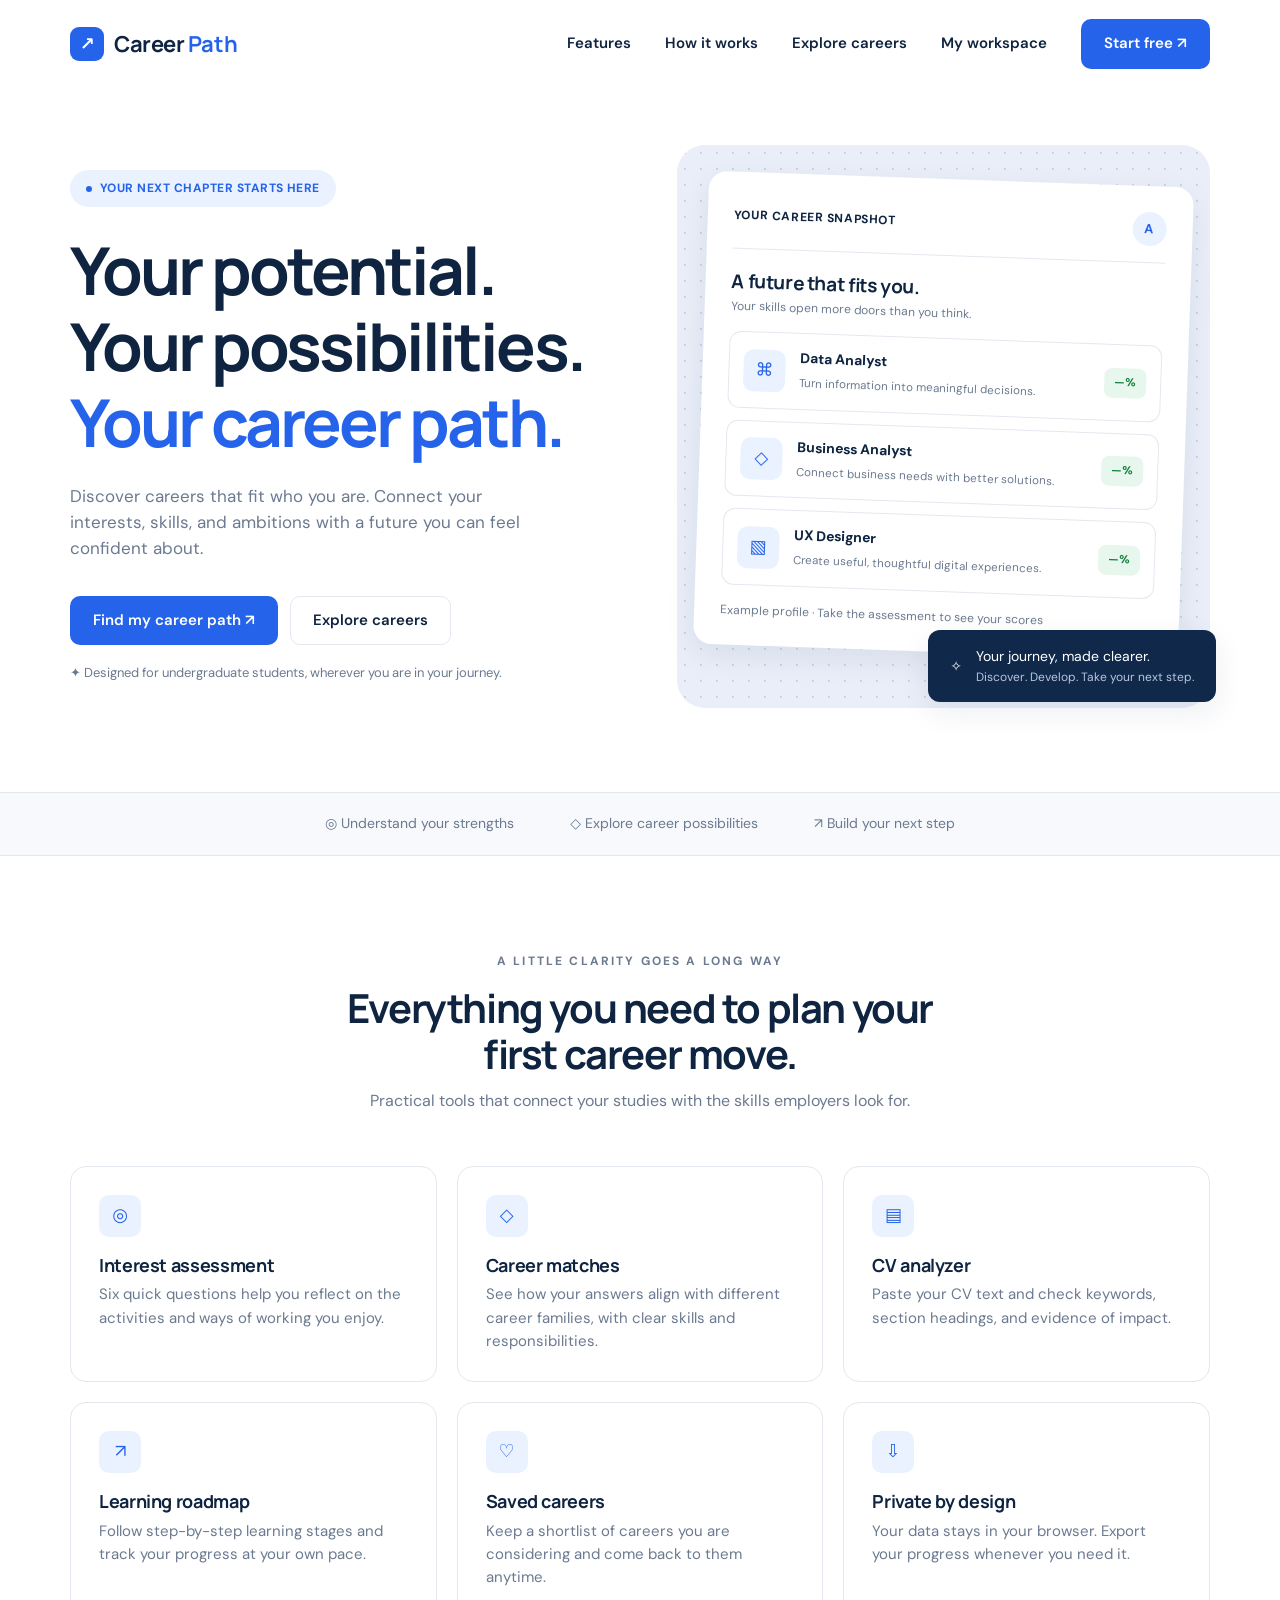
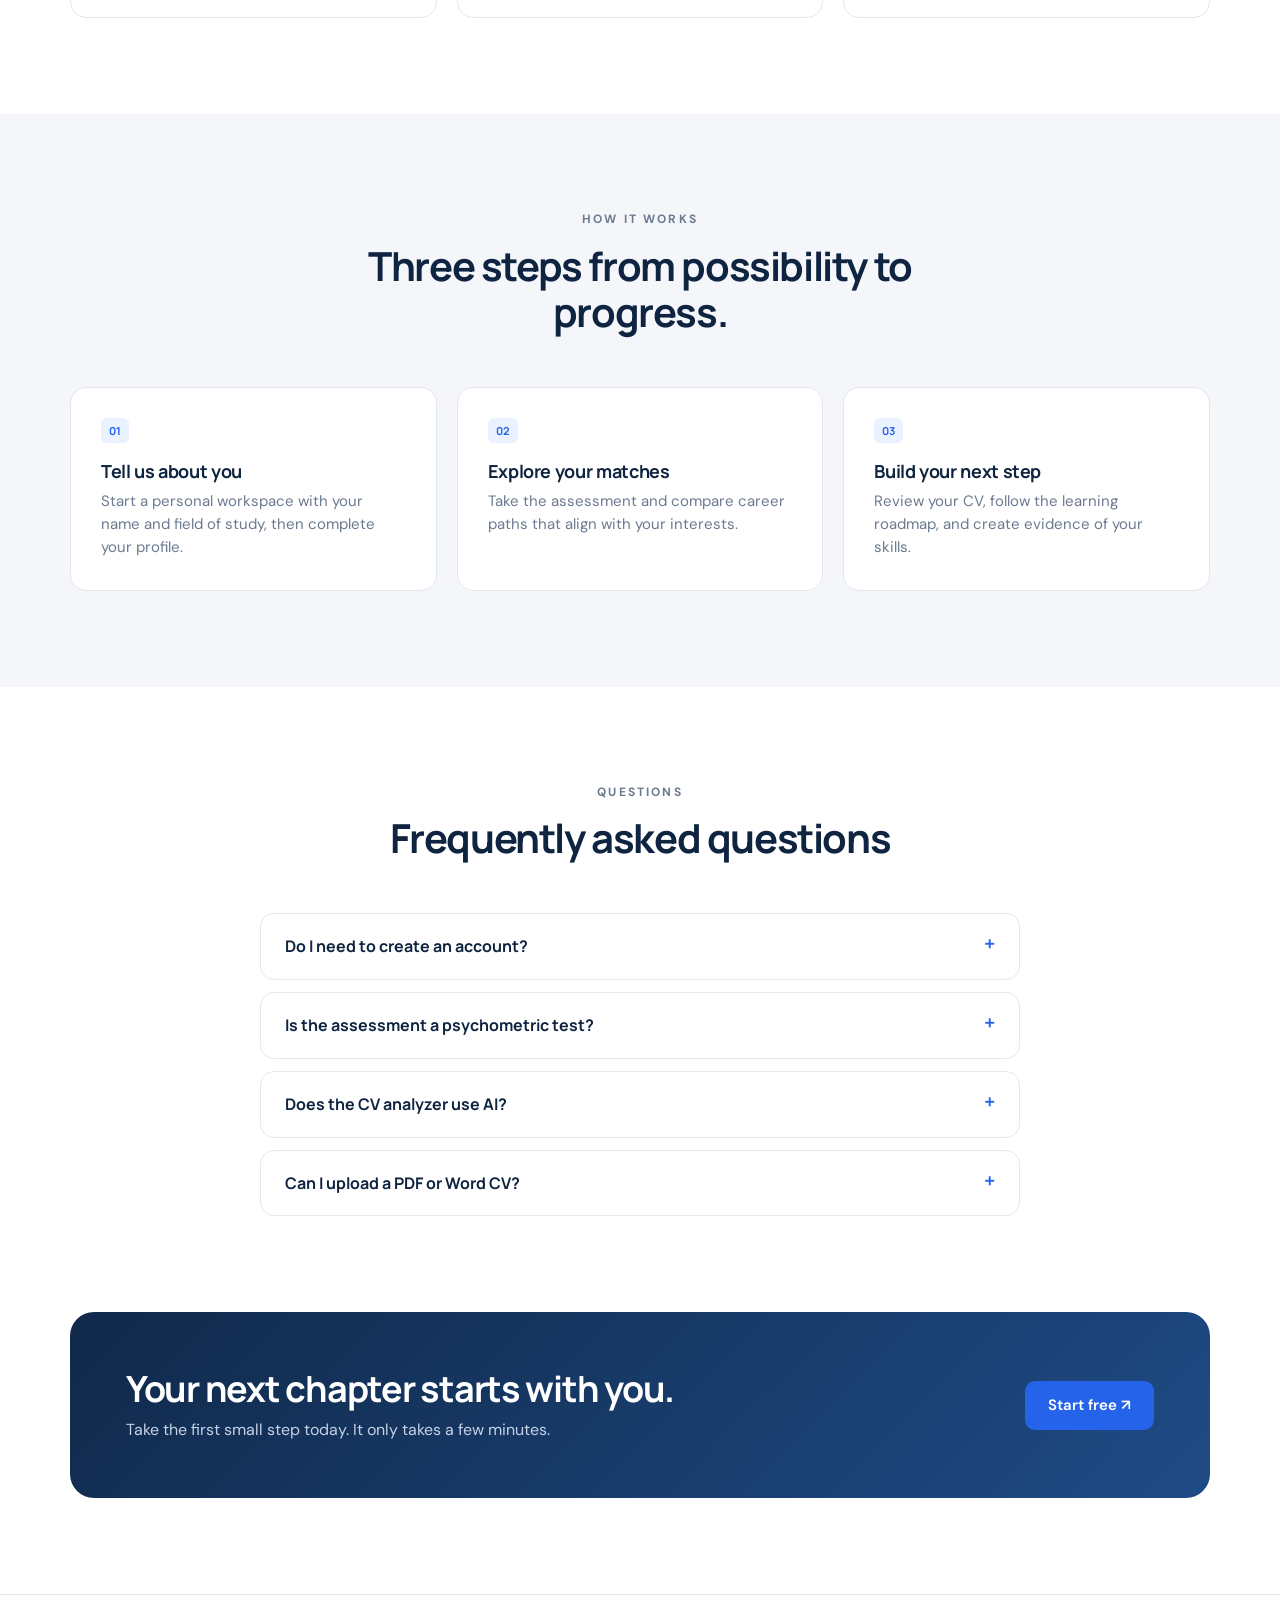
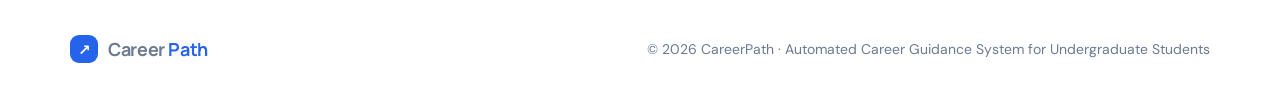
<file: index.html>
<!DOCTYPE html>
<html lang="en">
<head>
  <meta charset="UTF-8" />
  <meta name="viewport" content="width=device-width, initial-scale=1.0" />
  <meta name="description" content="CareerPath — career guidance for undergraduate students." />
  <title>CareerPath — Your potential. Your possibilities. Your career path.</title>
  <link rel="icon" href="assets/img/favicon.svg" type="image/svg+xml" />
  <link rel="preconnect" href="https://fonts.googleapis.com" />
  <link rel="preconnect" href="https://fonts.gstatic.com" crossorigin />
  <link href="https://fonts.googleapis.com/css2?family=DM+Sans:wght@400;500;700&family=Manrope:wght@600;700;800&display=swap" rel="stylesheet" />
  <link rel="stylesheet" href="assets/css/style.css" />
</head>
<body data-page="home">
  <header class="site-header">
    <div class="container nav">
      <a href="index.html" class="logo"><span class="logo-mark">↗</span><span>Career <span class="accent">Path</span></span></a>
      <nav class="nav-links" aria-label="Main">
        <a href="#features">Features</a>
        <a href="#how">How it works</a>
        <a href="career-matches.html">Explore careers</a>
        <a href="dashboard.html">My workspace</a>
        <a href="start.html" class="btn btn-primary" data-start>Start free ↗</a>
      </nav>
    </div>
  </header>

  <main>
    <section class="hero">
      <div class="container hero-grid">
        <div>
          <span class="pill">Your next chapter starts here</span>
          <h1>Your potential.<br />Your possibilities.<br /><span class="accent">Your career path.</span></h1>
          <p class="lead">Discover careers that fit who you are. Connect your interests, skills, and ambitions with a future you can feel confident about.</p>
          <div class="hero-actions">
            <a href="start.html" class="btn btn-primary" data-start>Find my career path ↗</a>
            <a href="career-matches.html" class="btn btn-outline">Explore careers</a>
          </div>
          <p class="hero-note">✦ Designed for undergraduate students, wherever you are in your journey.</p>
        </div>
        <div class="snapshot-wrap" aria-hidden="true">
          <div class="snapshot">
            <div class="snapshot-top"><span>Your career snapshot</span><span class="avatar">A</span></div>
            <h3>A future that fits you.</h3>
            <p class="sub">Your skills open more doors than you think.</p>
            <div id="snapshotList"></div>
            <p class="foot">Example profile · Take the assessment to see your scores</p>
          </div>
          <div class="float-card"><span>✧</span><div>Your journey, made clearer.<small>Discover. Develop. Take your next step.</small></div></div>
        </div>
      </div>
    </section>

    <div class="strip">
      <div class="container strip-inner">
        <span>◎ Understand your strengths</span>
        <span>◇ Explore career possibilities</span>
        <span>↗ Build your next step</span>
      </div>
    </div>

    <section class="section" id="features">
      <div class="container">
        <div class="section-head">
          <p class="eyebrow">A little clarity goes a long way</p>
          <h2>Everything you need to plan your first career move.</h2>
          <p>Practical tools that connect your studies with the skills employers look for.</p>
        </div>
        <div class="feature-grid">
          <article class="feature"><span class="career-icon">◎</span><h3>Interest assessment</h3><p>Six quick questions help you reflect on the activities and ways of working you enjoy.</p></article>
          <article class="feature"><span class="career-icon">◇</span><h3>Career matches</h3><p>See how your answers align with different career families, with clear skills and responsibilities.</p></article>
          <article class="feature"><span class="career-icon">▤</span><h3>CV analyzer</h3><p>Paste your CV text and check keywords, section headings, and evidence of impact.</p></article>
          <article class="feature"><span class="career-icon">↗</span><h3>Learning roadmap</h3><p>Follow step-by-step learning stages and track your progress at your own pace.</p></article>
          <article class="feature"><span class="career-icon">♡</span><h3>Saved careers</h3><p>Keep a shortlist of careers you are considering and come back to them anytime.</p></article>
          <article class="feature"><span class="career-icon">⇩</span><h3>Private by design</h3><p>Your data stays in your browser. Export your progress whenever you need it.</p></article>
        </div>
      </div>
    </section>

    <section class="section section-alt" id="how">
      <div class="container">
        <div class="section-head">
          <p class="eyebrow">How it works</p>
          <h2>Three steps from possibility to progress.</h2>
        </div>
        <div class="steps">
          <article class="step"><span class="num-tag">01</span><h3>Tell us about you</h3><p>Start a personal workspace with your name and field of study, then complete your profile.</p></article>
          <article class="step"><span class="num-tag">02</span><h3>Explore your matches</h3><p>Take the assessment and compare career paths that align with your interests.</p></article>
          <article class="step"><span class="num-tag">03</span><h3>Build your next step</h3><p>Review your CV, follow the learning roadmap, and create evidence of your skills.</p></article>
        </div>
      </div>
    </section>

    <section class="section" id="faq">
      <div class="container">
        <div class="section-head">
          <p class="eyebrow">Questions</p>
          <h2>Frequently asked questions</h2>
        </div>
        <div class="faq">
          <details><summary>Do I need to create an account?</summary><p>No. CareerPath uses a device-local workspace. Your progress is saved in this browser, and you can export a copy from My Profile.</p></details>
          <details><summary>Is the assessment a psychometric test?</summary><p>No. It is a reflection tool. Scores show the share of your answers aligned with each career family, not your chances of getting a job.</p></details>
          <details><summary>Does the CV analyzer use AI?</summary><p>Not yet. The current version uses transparent rules: it checks English keywords, common section headings, and numbers that show impact.</p></details>
          <details><summary>Can I upload a PDF or Word CV?</summary><p>For now, paste your CV text. File upload is planned for a future version.</p></details>
        </div>
      </div>
    </section>

    <section class="section" style="padding-top:0">
      <div class="container">
        <div class="cta">
          <div><h2>Your next chapter starts with you.</h2><p>Take the first small step today. It only takes a few minutes.</p></div>
          <a href="start.html" class="btn btn-primary" data-start>Start free ↗</a>
        </div>
      </div>
    </section>
  </main>

  <footer class="site-footer">
    <div class="container">
      <a href="index.html" class="logo" style="font-size:18px"><span class="logo-mark" style="width:28px;height:28px;font-size:15px">↗</span><span>Career <span class="accent">Path</span></span></a>
      <span>© <span id="year">2026</span> CareerPath · Automated Career Guidance System for Undergraduate Students</span>
    </div>
  </footer>
  <script src="assets/js/data.js"></script>
  <script src="assets/js/app.js"></script>
</body>
</html>
</file>
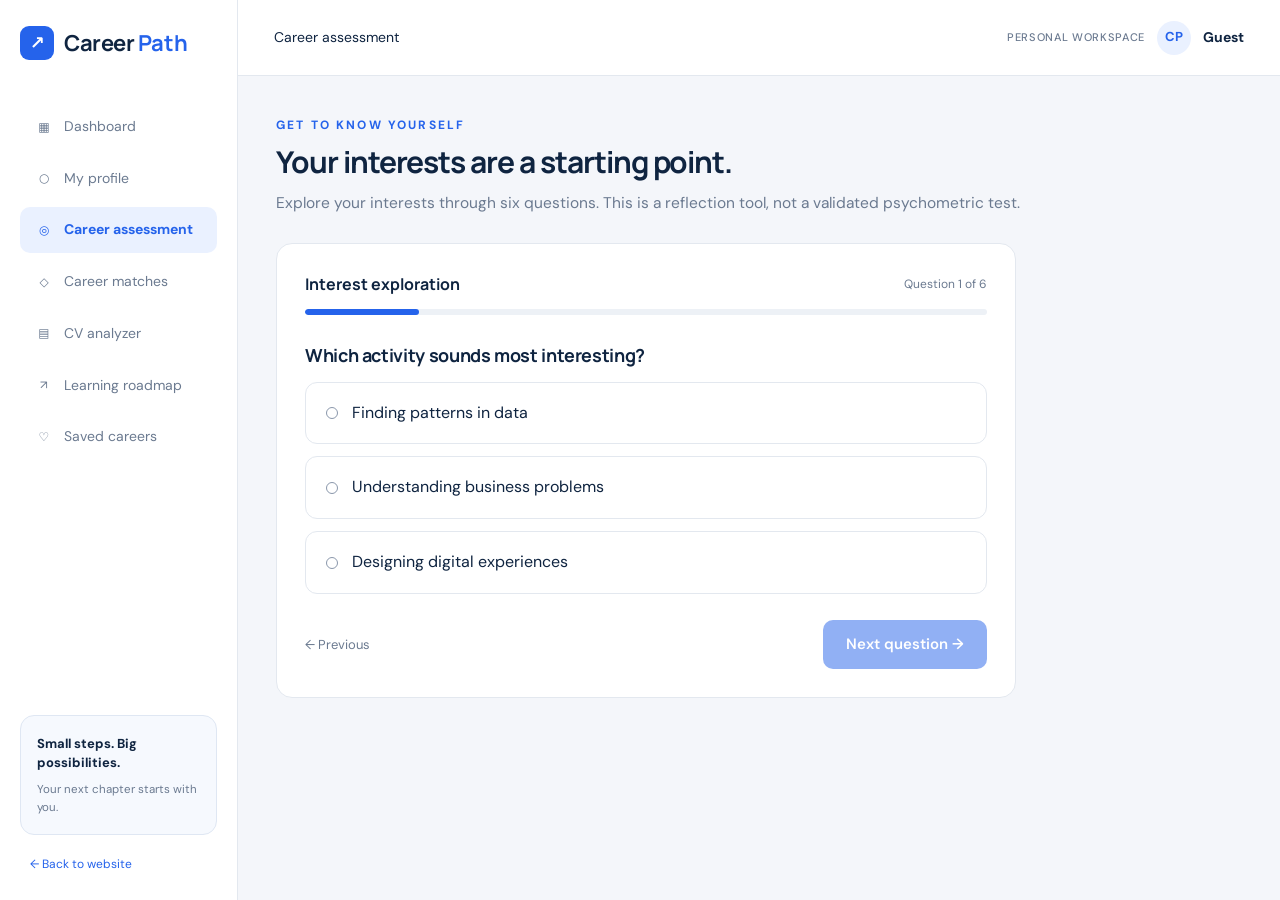
<file: assessment.html>
<!DOCTYPE html>
<html lang="en">
<head>
  <meta charset="UTF-8" />
  <meta name="viewport" content="width=device-width, initial-scale=1.0" />
  <meta name="description" content="CareerPath — career guidance for undergraduate students." />
  <title>Career assessment · CareerPath</title>
  <link rel="icon" href="assets/img/favicon.svg" type="image/svg+xml" />
  <link rel="preconnect" href="https://fonts.googleapis.com" />
  <link rel="preconnect" href="https://fonts.gstatic.com" crossorigin />
  <link href="https://fonts.googleapis.com/css2?family=DM+Sans:wght@400;500;700&family=Manrope:wght@600;700;800&display=swap" rel="stylesheet" />
  <link rel="stylesheet" href="assets/css/style.css" />
</head>
<body data-page="assessment" data-shell="app" data-title="Career assessment">
  <div id="app">
    <div class="page-head">
      <p class="eyebrow">Get to know yourself</p>
      <h1>Your interests are a starting point.</h1>
      <p>Explore your interests through six questions. This is a reflection tool, not a validated psychometric test.</p>
    </div>
    <section class="card quiz" id="quiz" aria-live="polite"></section>
  </div>
  <script src="assets/js/data.js"></script>
  <script src="assets/js/app.js"></script>
</body>
</html>
</file>
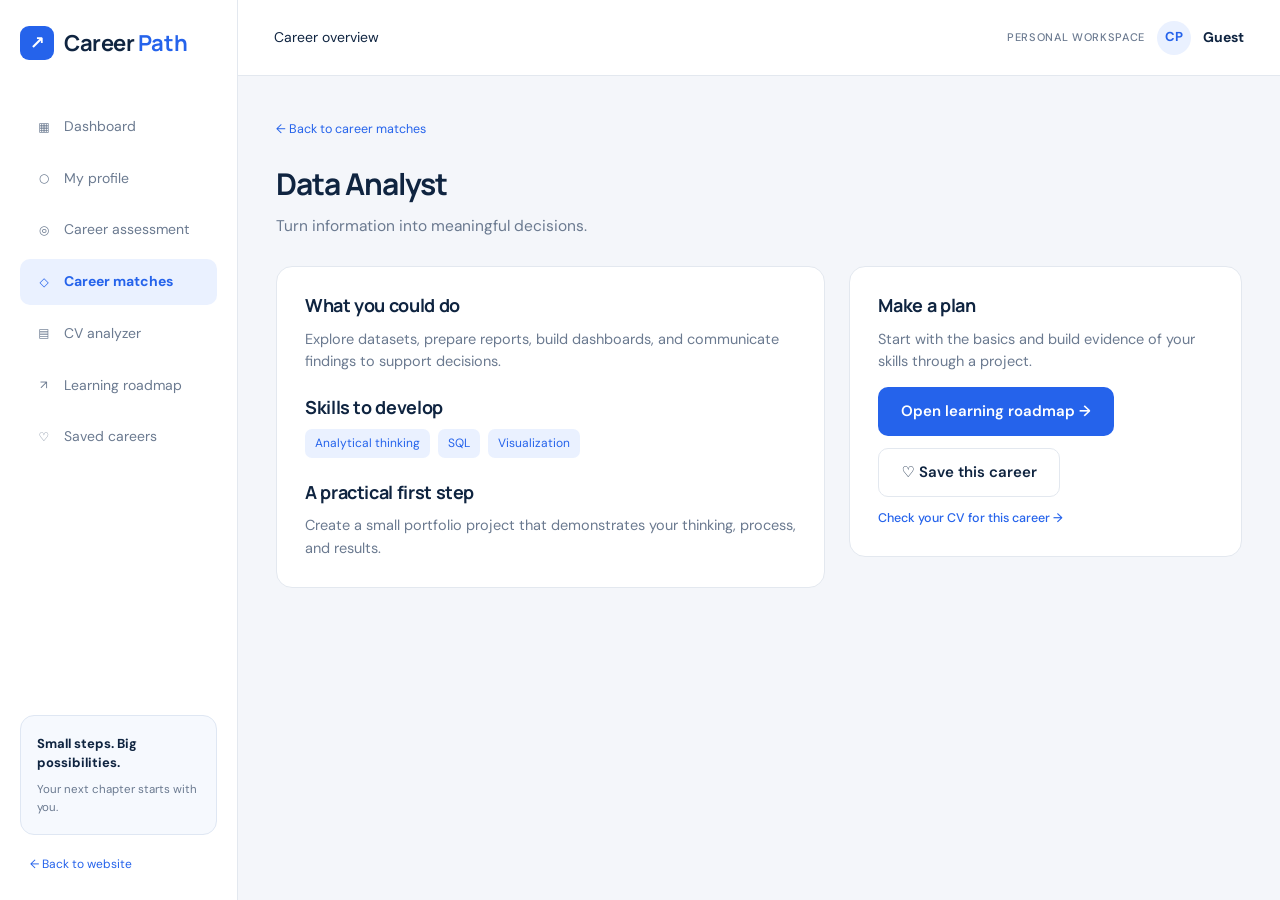
<file: career-detail.html>
<!DOCTYPE html>
<html lang="en">
<head>
  <meta charset="UTF-8" />
  <meta name="viewport" content="width=device-width, initial-scale=1.0" />
  <meta name="description" content="CareerPath — career guidance for undergraduate students." />
  <title>Career overview · CareerPath</title>
  <link rel="icon" href="assets/img/favicon.svg" type="image/svg+xml" />
  <link rel="preconnect" href="https://fonts.googleapis.com" />
  <link rel="preconnect" href="https://fonts.gstatic.com" crossorigin />
  <link href="https://fonts.googleapis.com/css2?family=DM+Sans:wght@400;500;700&family=Manrope:wght@600;700;800&display=swap" rel="stylesheet" />
  <link rel="stylesheet" href="assets/css/style.css" />
</head>
<body data-page="career" data-shell="app" data-title="Career overview">
  <div id="app">
    <a class="back-small" href="career-matches.html">← Back to career matches</a>
    <div class="page-head">
      <h1 id="careerName">Career</h1>
      <p id="careerTagline"></p>
    </div>
    <section class="detail-grid">
      <div class="card detail">
        <h2>What you could do</h2>
        <p id="careerActivities"></p>
        <h2>Skills to develop</h2>
        <div class="chips" id="careerSkills"></div>
        <h2>A practical first step</h2>
        <p id="careerFirstStep"></p>
      </div>
      <div class="card detail">
        <h2>Make a plan</h2>
        <p>Start with the basics and build evidence of your skills through a project.</p>
        <div class="stack">
          <a class="btn btn-primary" href="learning-roadmap.html">Open learning roadmap →</a>
          <button class="btn btn-outline btn-save" id="saveDetail">♡ Save this career</button>
          <a class="link" href="cv-analyzer.html">Check your CV for this career →</a>
        </div>
      </div>
    </section>
  </div>
  <script src="assets/js/data.js"></script>
  <script src="assets/js/app.js"></script>
</body>
</html>
</file>
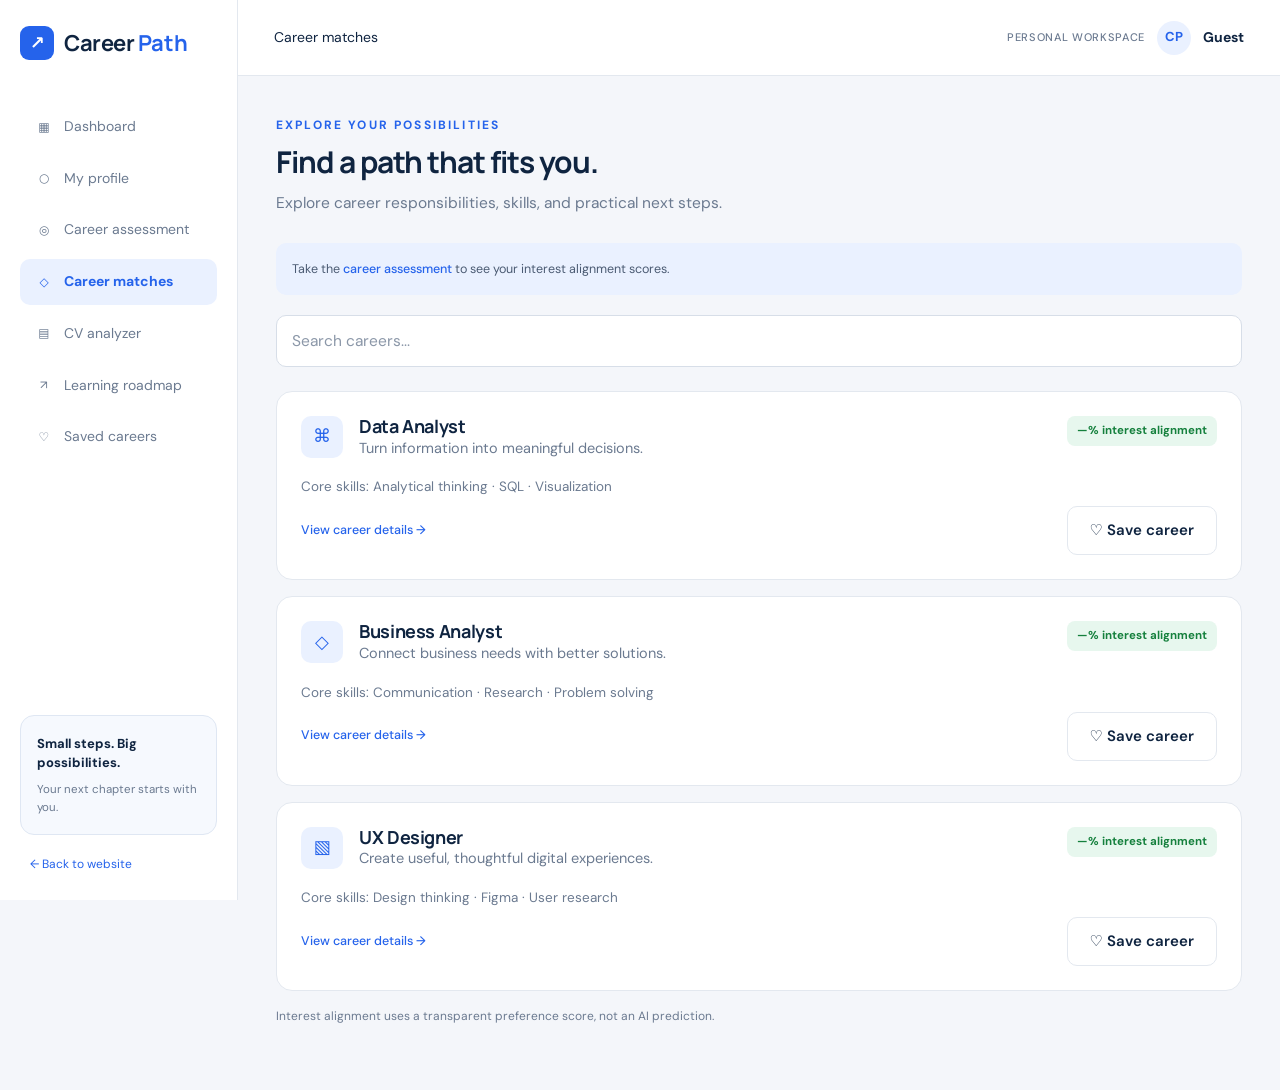
<file: career-matches.html>
<!DOCTYPE html>
<html lang="en">
<head>
  <meta charset="UTF-8" />
  <meta name="viewport" content="width=device-width, initial-scale=1.0" />
  <meta name="description" content="CareerPath — career guidance for undergraduate students." />
  <title>Career matches · CareerPath</title>
  <link rel="icon" href="assets/img/favicon.svg" type="image/svg+xml" />
  <link rel="preconnect" href="https://fonts.googleapis.com" />
  <link rel="preconnect" href="https://fonts.gstatic.com" crossorigin />
  <link href="https://fonts.googleapis.com/css2?family=DM+Sans:wght@400;500;700&family=Manrope:wght@600;700;800&display=swap" rel="stylesheet" />
  <link rel="stylesheet" href="assets/css/style.css" />
</head>
<body data-page="matches" data-shell="app" data-title="Career matches">
  <div id="app">
    <div class="page-head">
      <p class="eyebrow">Explore your possibilities</p>
      <h1>Find a path that fits you.</h1>
      <p>Explore career responsibilities, skills, and practical next steps.</p>
    </div>
    <div class="notice" id="assessHint" hidden style="margin:0 0 20px">Take the <a class="link" href="assessment.html">career assessment</a> to see your interest alignment scores.</div>
    <label class="sr-only" for="searchInput">Search careers</label>
    <input class="input search" id="searchInput" type="search" placeholder="Search careers..." />
    <div id="careerCards"></div>
    <div class="card empty" id="noResults" hidden><h2>No careers found</h2><p>Try another keyword, such as “SQL” or “design”.</p></div>
    <p class="footnote">Interest alignment uses a transparent preference score, not an AI prediction.</p>
  </div>
  <script src="assets/js/data.js"></script>
  <script src="assets/js/app.js"></script>
</body>
</html>
</file>
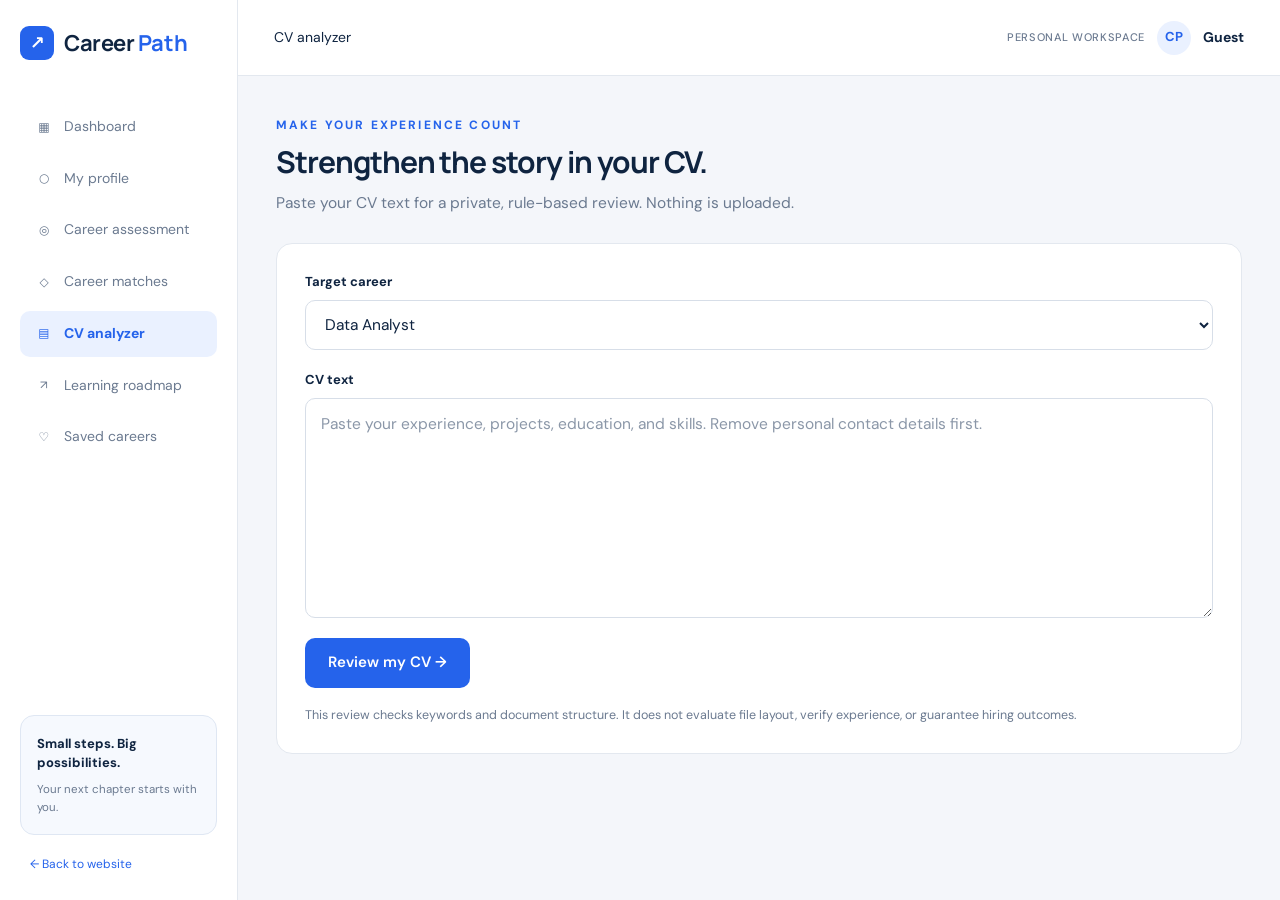
<file: cv-analyzer.html>
<!DOCTYPE html>
<html lang="en">
<head>
  <meta charset="UTF-8" />
  <meta name="viewport" content="width=device-width, initial-scale=1.0" />
  <meta name="description" content="CareerPath — career guidance for undergraduate students." />
  <title>CV analyzer · CareerPath</title>
  <link rel="icon" href="assets/img/favicon.svg" type="image/svg+xml" />
  <link rel="preconnect" href="https://fonts.googleapis.com" />
  <link rel="preconnect" href="https://fonts.gstatic.com" crossorigin />
  <link href="https://fonts.googleapis.com/css2?family=DM+Sans:wght@400;500;700&family=Manrope:wght@600;700;800&display=swap" rel="stylesheet" />
  <link rel="stylesheet" href="assets/css/style.css" />
</head>
<body data-page="cv" data-shell="app" data-title="CV analyzer">
  <div id="app">
    <div class="page-head">
      <p class="eyebrow">Make your experience count</p>
      <h1>Strengthen the story in your CV.</h1>
      <p>Paste your CV text for a private, rule-based review. Nothing is uploaded.</p>
    </div>
    <section class="card">
      <form id="cvForm">
        <div class="field">
          <label for="targetCareer">Target career</label>
          <select class="select" id="targetCareer"></select>
        </div>
        <div class="field">
          <label for="cvText">CV text</label>
          <textarea class="textarea" id="cvText" placeholder="Paste your experience, projects, education, and skills. Remove personal contact details first."></textarea>
        </div>
        <button type="submit" class="btn btn-primary">Review my CV →</button>
        <p class="disclaimer">This review checks keywords and document structure. It does not evaluate file layout, verify experience, or guarantee hiring outcomes.</p>
      </form>
      <div class="review" id="cvReview" hidden aria-live="polite"></div>
    </section>
  </div>
  <script src="assets/js/data.js"></script>
  <script src="assets/js/app.js"></script>
</body>
</html>
</file>
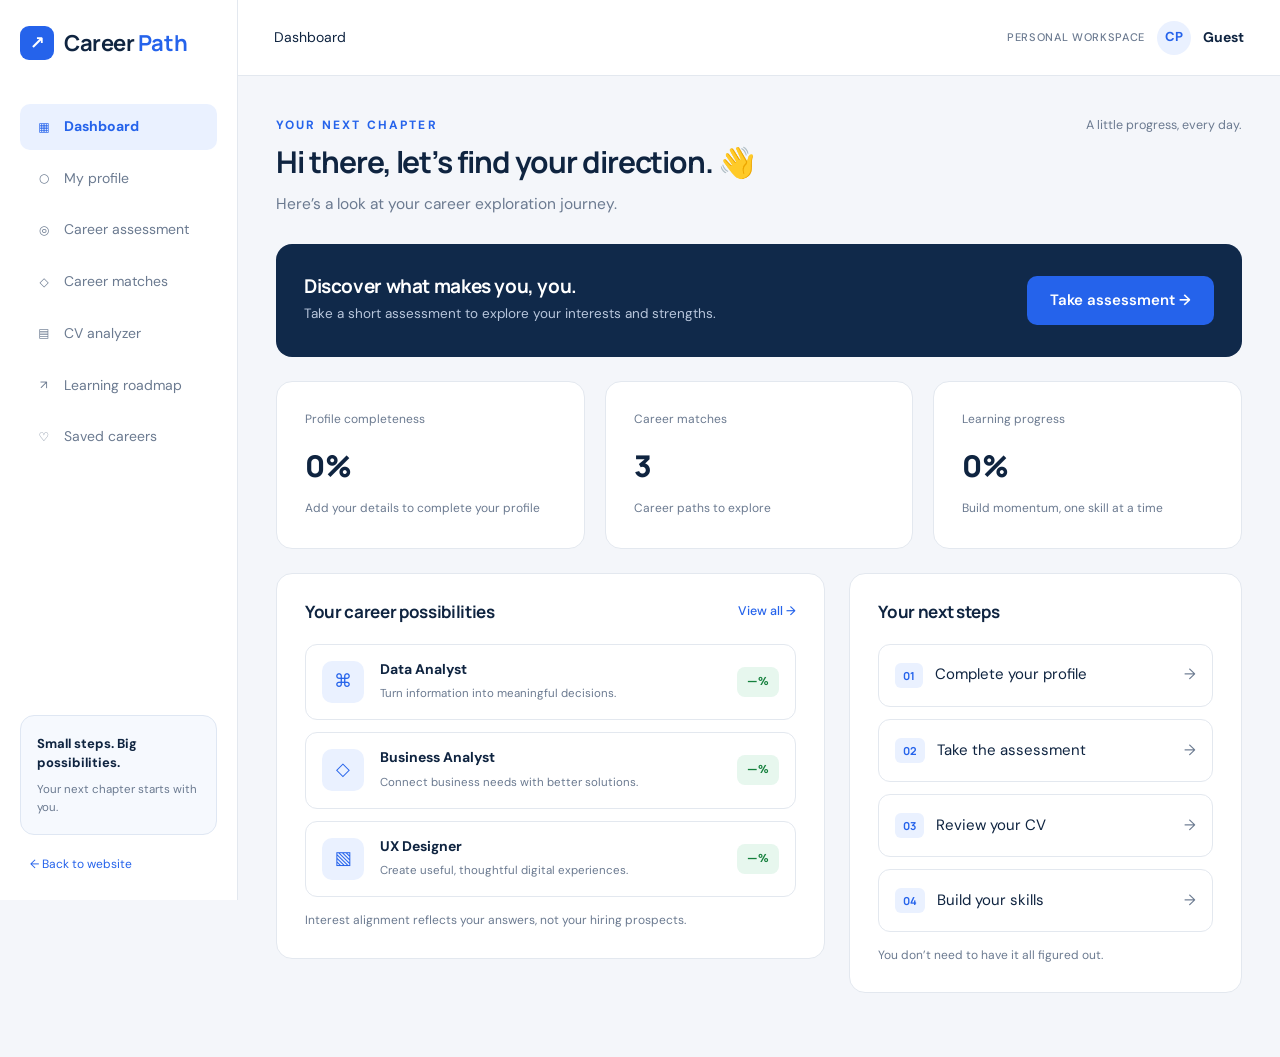
<file: dashboard.html>
<!DOCTYPE html>
<html lang="en">
<head>
  <meta charset="UTF-8" />
  <meta name="viewport" content="width=device-width, initial-scale=1.0" />
  <meta name="description" content="CareerPath — career guidance for undergraduate students." />
  <title>Dashboard · CareerPath</title>
  <link rel="icon" href="assets/img/favicon.svg" type="image/svg+xml" />
  <link rel="preconnect" href="https://fonts.googleapis.com" />
  <link rel="preconnect" href="https://fonts.gstatic.com" crossorigin />
  <link href="https://fonts.googleapis.com/css2?family=DM+Sans:wght@400;500;700&family=Manrope:wght@600;700;800&display=swap" rel="stylesheet" />
  <link rel="stylesheet" href="assets/css/style.css" />
</head>
<body data-page="dashboard" data-shell="app" data-title="Dashboard">
  <div id="app">
    <div class="page-head">
      <div class="page-head-row">
        <p class="eyebrow">Your next chapter</p>
        <span class="aside">A little progress, every day.</span>
      </div>
      <h1 id="greeting">Hi there, let’s find your direction. 👋</h1>
      <p>Here’s a look at your career exploration journey.</p>
    </div>
    <section class="banner" id="banner">
      <div><h2>Discover what makes you, you.</h2><p>Take a short assessment to explore your interests and strengths.</p></div>
      <a class="btn btn-primary" href="assessment.html">Take assessment →</a>
    </section>
    <section class="stats">
      <div class="card stat"><p class="label">Profile completeness</p><p class="value" id="statProfile">0%</p><small id="statProfileNote">Add your details to complete your profile</small></div>
      <div class="card stat"><p class="label">Career matches</p><p class="value" id="statMatches">3</p><small>Career paths to explore</small></div>
      <div class="card stat"><p class="label">Learning progress</p><p class="value" id="statLearning">0%</p><small>Build momentum, one skill at a time</small></div>
    </section>
    <section class="grid-dash">
      <div class="card">
        <div class="card-head"><h2>Your career possibilities</h2><a class="link" href="career-matches.html">View all →</a></div>
        <div id="careerList"></div>
        <p class="footnote">Interest alignment reflects your answers, not your hiring prospects.</p>
      </div>
      <div class="card">
        <div class="card-head"><h2>Your next steps</h2></div>
        <div id="nextSteps"></div>
        <p class="footnote">You don’t need to have it all figured out.</p>
      </div>
    </section>
  </div>
  <script src="assets/js/data.js"></script>
  <script src="assets/js/app.js"></script>
</body>
</html>
</file>
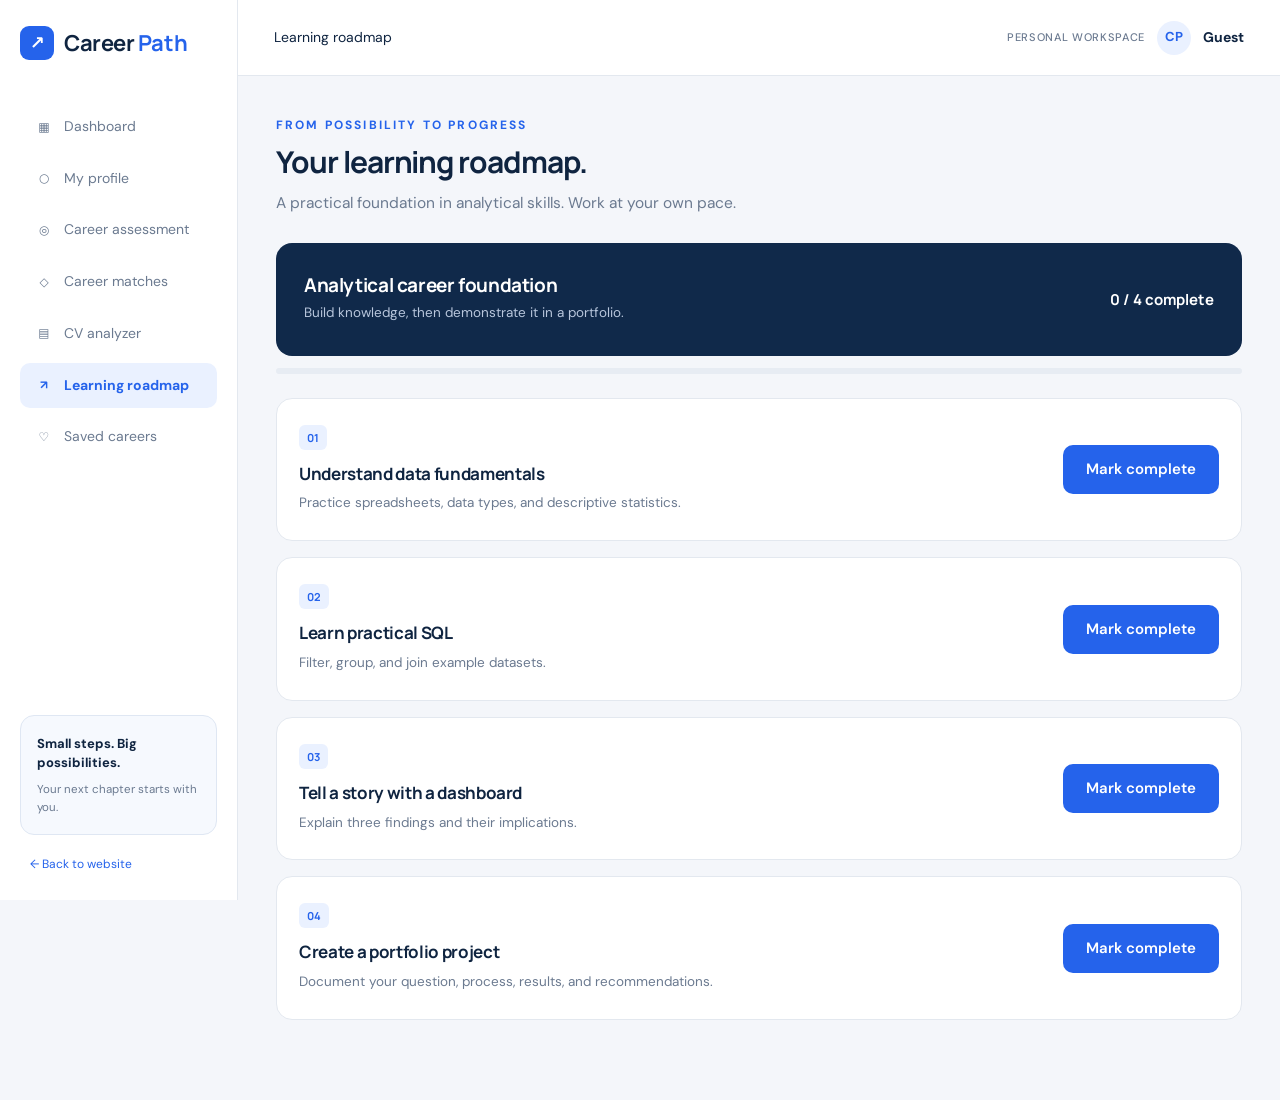
<file: learning-roadmap.html>
<!DOCTYPE html>
<html lang="en">
<head>
  <meta charset="UTF-8" />
  <meta name="viewport" content="width=device-width, initial-scale=1.0" />
  <meta name="description" content="CareerPath — career guidance for undergraduate students." />
  <title>Learning roadmap · CareerPath</title>
  <link rel="icon" href="assets/img/favicon.svg" type="image/svg+xml" />
  <link rel="preconnect" href="https://fonts.googleapis.com" />
  <link rel="preconnect" href="https://fonts.gstatic.com" crossorigin />
  <link href="https://fonts.googleapis.com/css2?family=DM+Sans:wght@400;500;700&family=Manrope:wght@600;700;800&display=swap" rel="stylesheet" />
  <link rel="stylesheet" href="assets/css/style.css" />
</head>
<body data-page="roadmap" data-shell="app" data-title="Learning roadmap">
  <div id="app">
    <div class="page-head">
      <p class="eyebrow">From possibility to progress</p>
      <h1>Your learning roadmap.</h1>
      <p>A practical foundation in analytical skills. Work at your own pace.</p>
    </div>
    <section class="banner">
      <div><h2 id="rmTitle"></h2><p id="rmSubtitle"></p></div>
      <span class="banner-count" id="rmCount">0 / 4 complete</span>
    </section>
    <div class="bar-track" role="presentation"><span id="rmBar" style="width:0"></span></div>
    <div id="roadmapList"></div>
  </div>
  <script src="assets/js/data.js"></script>
  <script src="assets/js/app.js"></script>
</body>
</html>
</file>
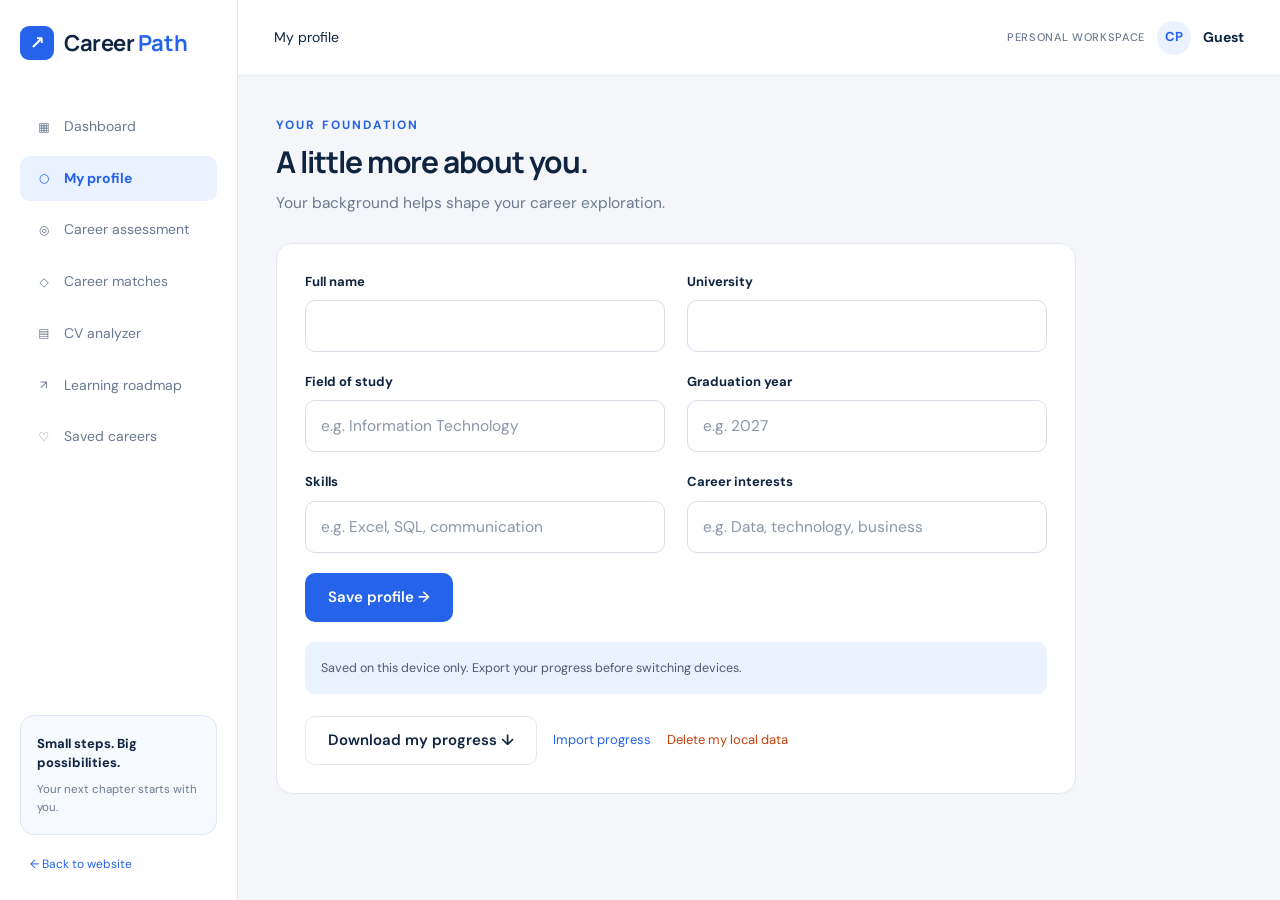
<file: profile.html>
<!DOCTYPE html>
<html lang="en">
<head>
  <meta charset="UTF-8" />
  <meta name="viewport" content="width=device-width, initial-scale=1.0" />
  <meta name="description" content="CareerPath — career guidance for undergraduate students." />
  <title>My profile · CareerPath</title>
  <link rel="icon" href="assets/img/favicon.svg" type="image/svg+xml" />
  <link rel="preconnect" href="https://fonts.googleapis.com" />
  <link rel="preconnect" href="https://fonts.gstatic.com" crossorigin />
  <link href="https://fonts.googleapis.com/css2?family=DM+Sans:wght@400;500;700&family=Manrope:wght@600;700;800&display=swap" rel="stylesheet" />
  <link rel="stylesheet" href="assets/css/style.css" />
</head>
<body data-page="profile" data-shell="app" data-title="My profile">
  <div id="app">
    <div class="page-head">
      <p class="eyebrow">Your foundation</p>
      <h1>A little more about you.</h1>
      <p>Your background helps shape your career exploration.</p>
    </div>
    <form class="card" id="profileForm" style="max-width:800px">
      <div class="form-grid">
        <div class="field"><label for="p-name">Full name</label><input class="input" id="p-name" name="name" autocomplete="name" /></div>
        <div class="field"><label for="p-uni">University</label><input class="input" id="p-uni" name="university" /></div>
        <div class="field"><label for="p-field">Field of study</label><input class="input" id="p-field" name="field" placeholder="e.g. Information Technology" /></div>
        <div class="field"><label for="p-year">Graduation year</label><input class="input" id="p-year" name="gradYear" inputmode="numeric" maxlength="4" placeholder="e.g. 2027" /></div>
        <div class="field"><label for="p-skills">Skills</label><input class="input" id="p-skills" name="skills" placeholder="e.g. Excel, SQL, communication" /></div>
        <div class="field"><label for="p-int">Career interests</label><input class="input" id="p-int" name="interests" placeholder="e.g. Data, technology, business" /></div>
      </div>
      <button type="submit" class="btn btn-primary">Save profile →</button>
      <div class="notice">Saved on this device only. Export your progress before switching devices.</div>
      <div class="form-actions" style="margin-top:22px">
        <button type="button" class="btn btn-outline" id="downloadBtn">Download my progress ↓</button>
        <label class="btn-text" style="cursor:pointer">Import progress<input type="file" id="importInput" accept="application/json" hidden /></label>
        <button type="button" class="btn-text btn-danger-text" id="deleteBtn">Delete my local data</button>
      </div>
    </form>
  </div>
  <script src="assets/js/data.js"></script>
  <script src="assets/js/app.js"></script>
</body>
</html>
</file>
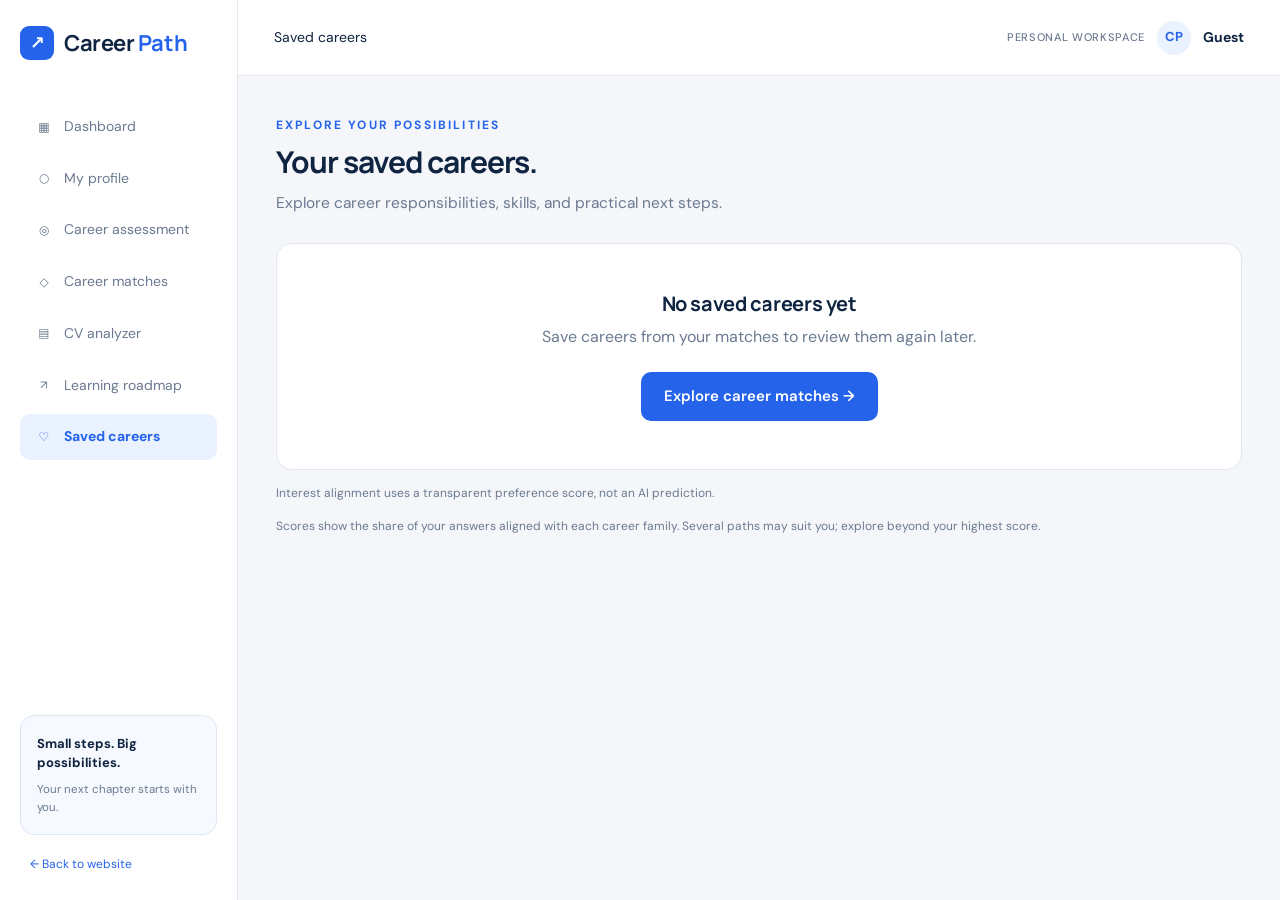
<file: saved-careers.html>
<!DOCTYPE html>
<html lang="en">
<head>
  <meta charset="UTF-8" />
  <meta name="viewport" content="width=device-width, initial-scale=1.0" />
  <meta name="description" content="CareerPath — career guidance for undergraduate students." />
  <title>Saved careers · CareerPath</title>
  <link rel="icon" href="assets/img/favicon.svg" type="image/svg+xml" />
  <link rel="preconnect" href="https://fonts.googleapis.com" />
  <link rel="preconnect" href="https://fonts.gstatic.com" crossorigin />
  <link href="https://fonts.googleapis.com/css2?family=DM+Sans:wght@400;500;700&family=Manrope:wght@600;700;800&display=swap" rel="stylesheet" />
  <link rel="stylesheet" href="assets/css/style.css" />
</head>
<body data-page="saved" data-shell="app" data-title="Saved careers">
  <div id="app">
    <div class="page-head">
      <p class="eyebrow">Explore your possibilities</p>
      <h1>Your saved careers.</h1>
      <p>Explore career responsibilities, skills, and practical next steps.</p>
    </div>
    <div id="savedList"></div>
    <p class="footnote">Interest alignment uses a transparent preference score, not an AI prediction.</p>
    <p class="footnote">Scores show the share of your answers aligned with each career family. Several paths may suit you; explore beyond your highest score.</p>
  </div>
  <script src="assets/js/data.js"></script>
  <script src="assets/js/app.js"></script>
</body>
</html>
</file>
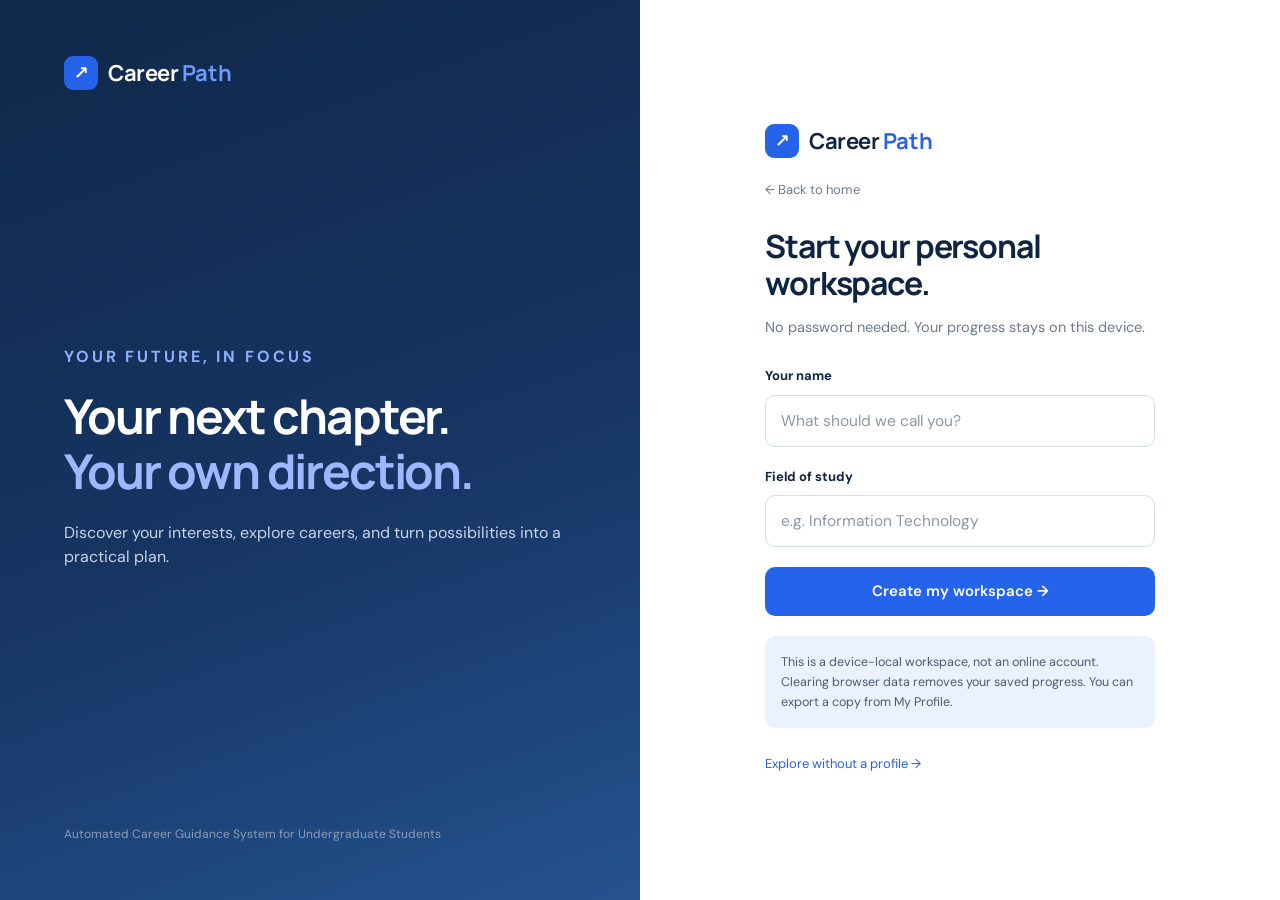
<file: start.html>
<!DOCTYPE html>
<html lang="en">
<head>
  <meta charset="UTF-8" />
  <meta name="viewport" content="width=device-width, initial-scale=1.0" />
  <meta name="description" content="CareerPath — career guidance for undergraduate students." />
  <title>Start your workspace · CareerPath</title>
  <link rel="icon" href="assets/img/favicon.svg" type="image/svg+xml" />
  <link rel="preconnect" href="https://fonts.googleapis.com" />
  <link rel="preconnect" href="https://fonts.gstatic.com" crossorigin />
  <link href="https://fonts.googleapis.com/css2?family=DM+Sans:wght@400;500;700&family=Manrope:wght@600;700;800&display=swap" rel="stylesheet" />
  <link rel="stylesheet" href="assets/css/style.css" />
</head>
<body data-page="start">
  <div class="auth">
    <section class="auth-panel">
      <a href="index.html" class="logo"><span class="logo-mark">↗</span><span>Career <span class="accent">Path</span></span></a>
      <div>
        <p class="eyebrow">Your future, in focus</p>
        <h1>Your next chapter.<br /><span>Your own direction.</span></h1>
        <p>Discover your interests, explore careers, and turn possibilities into a practical plan.</p>
      </div>
      <small>Automated Career Guidance System for Undergraduate Students</small>
    </section>
    <section class="auth-form-wrap">
      <form class="auth-form" id="startForm" novalidate>
        <a href="index.html" class="logo"><span class="logo-mark">↗</span><span>Career <span class="accent">Path</span></span></a>
        <br /><a href="index.html" class="back-link">← Back to home</a>
        <h2>Start your personal workspace.</h2>
        <p class="muted">No password needed. Your progress stays on this device.</p>
        <div class="field">
          <label for="name">Your name</label>
          <input class="input" id="name" name="name" placeholder="What should we call you?" autocomplete="given-name" required />
        </div>
        <div class="field">
          <label for="field">Field of study</label>
          <input class="input" id="field" name="field" placeholder="e.g. Information Technology" />
        </div>
        <button type="submit" class="btn btn-primary btn-block">Create my workspace →</button>
        <div class="notice">This is a device-local workspace, not an online account. Clearing browser data removes your saved progress. You can export a copy from My Profile.</div>
        <a href="career-matches.html" class="explore-link">Explore without a profile →</a>
      </form>
    </section>
  </div>
  <script src="assets/js/data.js"></script>
  <script src="assets/js/app.js"></script>
</body>
</html>
</file>
<file: assets/css/style.css>
/* =========================================================
   CareerPath — Global stylesheet
   Palet: navy, biru, putih. Font: Manrope (judul), DM Sans (teks)
   ========================================================= */

:root {
  --navy: #10294a;
  --navy-2: #173a66;
  --blue: #2563eb;
  --blue-d: #1d4fd8;
  --blue-soft: #eaf1ff;
  --ink: #0f2440;
  --muted: #6b7a90;
  --line: #e3e8ef;
  --bg: #f4f6fa;
  --white: #ffffff;
  --green: #15803d;
  --green-soft: #e7f7ee;
  --amber: #b45309;
  --amber-soft: #fff4e5;
  --radius: 16px;
  --shadow: 0 10px 30px rgba(16, 41, 74, 0.08);
  --font-head: "Manrope", system-ui, -apple-system, "Segoe UI", sans-serif;
  --font-body: "DM Sans", system-ui, -apple-system, "Segoe UI", sans-serif;
}

/* ---------- Base ---------- */
*, *::before, *::after { box-sizing: border-box; margin: 0; padding: 0; }
html { scroll-behavior: smooth; }
body {
  font-family: var(--font-body);
  color: var(--ink);
  background: var(--white);
  line-height: 1.55;
  -webkit-font-smoothing: antialiased;
}
h1, h2, h3, h4 { font-family: var(--font-head); letter-spacing: -0.02em; line-height: 1.15; }
a { color: inherit; text-decoration: none; }
button, input, select, textarea { font: inherit; color: inherit; }
img { max-width: 100%; display: block; }

.container { width: min(1140px, 100% - 40px); margin-inline: auto; }
.muted { color: var(--muted); }
.eyebrow {
  font-size: 12px; font-weight: 700; letter-spacing: 0.18em;
  text-transform: uppercase; color: var(--blue);
}
.link { color: var(--blue); font-size: 12.5px; font-weight: 500; }
.link:hover { text-decoration: underline; }
.sr-only {
  position: absolute; width: 1px; height: 1px; overflow: hidden;
  clip: rect(0 0 0 0); white-space: nowrap;
}

/* ---------- Buttons ---------- */
.btn {
  display: inline-flex; align-items: center; justify-content: center; gap: 8px;
  padding: 12px 22px; border-radius: 10px; font-weight: 600; font-size: 15px;
  border: 1px solid transparent; cursor: pointer; transition: all 0.2s ease;
}
.btn-primary { background: var(--blue); color: #fff; }
.btn-primary:hover { background: var(--blue-d); }
.btn-outline { background: #fff; border-color: var(--line); color: var(--ink); }
.btn-outline:hover { border-color: var(--blue); color: var(--blue); }
.btn-block { width: 100%; }
.btn[disabled] { opacity: 0.5; cursor: not-allowed; }
.btn-text {
  background: none; border: none; color: var(--blue);
  font-size: 13px; cursor: pointer; padding: 4px 0;
}
.btn-text:hover { text-decoration: underline; }
.btn-text[disabled] { color: var(--muted); cursor: not-allowed; text-decoration: none; }
.btn-danger-text { color: #c2410c; }

.btn:focus-visible, a:focus-visible, .option:focus-visible, .btn-text:focus-visible {
  outline: 3px solid rgba(37, 99, 235, 0.35); outline-offset: 2px;
}

/* ---------- Logo ---------- */
.logo {
  display: inline-flex; align-items: center; gap: 10px;
  font-family: var(--font-head); font-weight: 700; font-size: 22px; letter-spacing: -0.02em;
}
.logo-mark {
  width: 34px; height: 34px; border-radius: 9px; background: var(--blue);
  color: #fff; display: grid; place-items: center; font-size: 18px;
}
.logo .accent { color: var(--blue); }

/* ---------- Shared bits ---------- */
.badge {
  display: inline-block; background: var(--green-soft); color: var(--green);
  font-size: 11.5px; font-weight: 700; padding: 6px 10px; border-radius: 8px; white-space: nowrap;
}
.chips { display: flex; gap: 8px; flex-wrap: wrap; }
.chip {
  display: inline-block; background: var(--blue-soft); color: var(--blue);
  font-size: 12px; padding: 5px 10px; border-radius: 7px;
}
.career-icon {
  width: 42px; height: 42px; border-radius: 10px; background: var(--blue-soft);
  color: var(--blue); display: grid; place-items: center; font-size: 18px; flex-shrink: 0;
}
.avatar {
  width: 34px; height: 34px; border-radius: 50%; background: var(--blue-soft);
  color: var(--blue); display: grid; place-items: center; font-weight: 700; font-size: 13px;
}

/* =========================================================
   HOME
   ========================================================= */
.site-header {
  position: sticky; top: 0; z-index: 20;
  background: rgba(255, 255, 255, 0.92); backdrop-filter: blur(10px);
  border-bottom: 1px solid transparent; transition: border-color 0.2s;
}
.site-header.scrolled { border-color: var(--line); }
.nav { display: flex; align-items: center; justify-content: space-between; height: 88px; }
.nav-links { display: flex; align-items: center; gap: 34px; font-weight: 600; font-size: 15px; }
.nav-links a:not(.btn):hover { color: var(--blue); }

.hero { padding: 56px 0 84px; }
.hero-grid { display: grid; grid-template-columns: 1.05fr 1fr; gap: 48px; align-items: center; }
.pill {
  display: inline-flex; align-items: center; gap: 8px; background: var(--blue-soft);
  color: var(--blue); font-size: 12px; font-weight: 700; letter-spacing: 0.04em;
  text-transform: uppercase; padding: 9px 16px; border-radius: 999px;
}
.pill::before { content: ""; width: 6px; height: 6px; border-radius: 50%; background: var(--blue); }
.hero h1 { font-size: clamp(40px, 6vw, 66px); margin: 26px 0 22px; letter-spacing: -0.045em; }
.hero h1 .accent { color: var(--blue); }
.lead { color: var(--muted); font-size: 17px; max-width: 470px; }
.hero-actions { display: flex; gap: 12px; flex-wrap: wrap; margin: 34px 0 18px; }
.hero-note { font-size: 13px; color: var(--muted); }

.snapshot-wrap {
  position: relative; border-radius: 28px; padding: 34px 24px 56px;
  background: #e9eef8 radial-gradient(#c9d4e8 1px, transparent 1px) 0 0 / 16px 16px;
}
.snapshot { background: #fff; border-radius: 18px; box-shadow: var(--shadow); padding: 26px; transform: rotate(2deg); }
.snapshot-top {
  display: flex; justify-content: space-between; align-items: center;
  font-size: 12px; font-weight: 700; letter-spacing: 0.05em; text-transform: uppercase;
  padding-bottom: 16px; border-bottom: 1px solid var(--line); margin-bottom: 22px;
}
.snapshot h3 { font-size: 19px; }
.snapshot .sub { font-size: 12px; color: var(--muted); margin: 4px 0 16px; }
.mini-career {
  display: flex; gap: 14px; align-items: center; border: 1px solid var(--line);
  border-radius: 12px; padding: 14px; margin-top: 12px;
}
.mini-career strong { display: block; font-size: 14px; }
.mini-career small { color: var(--muted); font-size: 11.5px; }
.mini-career .badge { margin-left: auto; }
.snapshot .foot { font-size: 12px; color: var(--muted); margin-top: 16px; }
.float-card {
  position: absolute; right: -6px; bottom: 6px; background: var(--navy); color: #fff;
  border-radius: 12px; padding: 16px 22px; display: flex; gap: 14px; align-items: center;
  box-shadow: var(--shadow); font-size: 14px;
}
.float-card small { display: block; color: #b8c6dc; font-size: 12px; }

.strip { border-block: 1px solid var(--line); background: #f7f9fc; }
.strip-inner {
  display: flex; justify-content: center; gap: 56px; flex-wrap: wrap;
  padding: 20px 0; color: var(--muted); font-size: 14px;
}

.section { padding: 96px 0; }
.section-alt { background: var(--bg); }
.section-head { text-align: center; max-width: 640px; margin: 0 auto 52px; }
.section-head h2 { font-size: clamp(28px, 4vw, 40px); margin: 14px 0 12px; letter-spacing: -0.035em; }
.section-head p { color: var(--muted); }

.feature-grid { display: grid; grid-template-columns: repeat(3, 1fr); gap: 20px; }
.feature {
  border: 1px solid var(--line); border-radius: var(--radius); padding: 28px;
  background: #fff; transition: all 0.2s ease;
}
.feature:hover { box-shadow: var(--shadow); transform: translateY(-2px); }
.feature h3 { font-size: 18px; margin: 18px 0 8px; }
.feature p { color: var(--muted); font-size: 15px; }

.steps { display: grid; grid-template-columns: repeat(3, 1fr); gap: 20px; }
.step { background: #fff; border-radius: var(--radius); padding: 30px; border: 1px solid var(--line); }
.step h3 { font-size: 18px; margin: 18px 0 8px; }
.step p { color: var(--muted); font-size: 15px; }
.num-tag {
  display: inline-block; font-family: var(--font-head); font-weight: 700; font-size: 11px;
  color: var(--blue); background: var(--blue-soft); padding: 4px 8px; border-radius: 6px;
}

.faq { max-width: 760px; margin: 0 auto; display: grid; gap: 12px; }
.faq details { border: 1px solid var(--line); border-radius: 14px; padding: 20px 24px; background: #fff; }
.faq summary {
  cursor: pointer; font-weight: 700; font-family: var(--font-head); list-style: none;
  display: flex; justify-content: space-between; gap: 16px;
}
.faq summary::-webkit-details-marker { display: none; }
.faq summary::after { content: "+"; color: var(--blue); font-size: 20px; line-height: 1; }
.faq details[open] summary::after { content: "–"; }
.faq details p { color: var(--muted); margin-top: 12px; }

.cta {
  background: linear-gradient(135deg, var(--navy), #1f4b86); color: #fff;
  border-radius: 24px; padding: 56px; display: flex; justify-content: space-between;
  align-items: center; gap: 24px; flex-wrap: wrap;
}
.cta h2 { font-size: clamp(26px, 3.4vw, 36px); letter-spacing: -0.035em; }
.cta p { color: #c4d1e6; margin-top: 8px; }

.site-footer { padding: 40px 0; border-top: 1px solid var(--line); color: var(--muted); font-size: 14px; }
.site-footer .container { display: flex; justify-content: space-between; align-items: center; flex-wrap: wrap; gap: 16px; }

/* =========================================================
   PERSONAL WORKSPACE (start.html)
   ========================================================= */
.auth { display: grid; grid-template-columns: 1fr 1fr; min-height: 100vh; }
.auth-panel {
  background: linear-gradient(160deg, #10294a 0%, #163563 55%, #25528f 100%);
  color: #fff; padding: 56px 64px; display: flex; flex-direction: column; justify-content: space-between; gap: 40px;
}
.auth-panel .logo { color: #fff; }
.auth-panel .logo .accent { color: #6f9bff; }
.auth-panel .eyebrow { color: #8fb0ff; }
.auth-panel h1 { font-size: clamp(36px, 4.4vw, 48px); margin: 18px 0 22px; letter-spacing: -0.045em; }
.auth-panel h1 span { color: #9db8ff; }
.auth-panel p { color: #c9d5e8; max-width: 500px; font-size: 16px; }
.auth-panel small { color: #8a9dba; font-size: 12px; }
.auth-form-wrap { display: flex; align-items: center; justify-content: center; padding: 48px 24px; }
.auth-form { width: min(390px, 100%); }
.back-link { font-size: 13px; color: var(--muted); display: inline-block; margin: 22px 0 28px; }
.back-link:hover { color: var(--blue); }
.auth-form h2 { font-size: 32px; margin-bottom: 14px; letter-spacing: -0.035em; }
.auth-form > p.muted { font-size: 14.5px; margin-bottom: 28px; }
.notice {
  background: var(--blue-soft); border-radius: 10px; padding: 16px;
  font-size: 12.5px; color: #4b5b73; margin-top: 20px; line-height: 1.6;
}
.explore-link { display: inline-block; font-size: 13px; color: var(--blue); margin-top: 26px; }
.explore-link:hover { text-decoration: underline; }

/* ---------- Forms ---------- */
.field { display: grid; gap: 8px; margin-bottom: 20px; }
.field label { font-size: 13px; font-weight: 700; }
.input, .select, .textarea {
  width: 100%; border: 1px solid #d7dee8; border-radius: 10px; padding: 13px 15px;
  background: #fff; font-size: 15.5px; transition: border-color 0.2s, box-shadow 0.2s;
}
.input::placeholder, .textarea::placeholder { color: #8b97a8; }
.input:focus, .select:focus, .textarea:focus {
  outline: none; border-color: var(--blue); box-shadow: 0 0 0 4px rgba(37, 99, 235, 0.12);
}
.textarea { min-height: 220px; resize: vertical; line-height: 1.6; }
.form-grid { display: grid; grid-template-columns: 1fr 1fr; gap: 0 22px; }
.form-actions { display: flex; align-items: center; gap: 16px; flex-wrap: wrap; }

/* =========================================================
   APP SHELL (sidebar + topbar)
   ========================================================= */
.app { display: grid; grid-template-columns: 238px 1fr; min-height: 100vh; background: var(--bg); }
.sidebar {
  background: #fff; border-right: 1px solid var(--line); padding: 26px 20px;
  display: flex; flex-direction: column; position: sticky; top: 0; height: 100vh;
}
.sidebar .logo { margin-bottom: 44px; }
.side-nav { display: grid; gap: 6px; }
.side-nav a {
  display: flex; align-items: center; gap: 12px; padding: 12px 16px; border-radius: 10px;
  color: var(--muted); font-size: 14px; transition: all 0.15s ease;
}
.side-nav a .ico { width: 16px; text-align: center; font-size: 12px; }
.side-nav a:hover { background: #f4f7fc; color: var(--ink); }
.side-nav a.active { background: var(--blue-soft); color: var(--blue); font-weight: 700; }
.side-note { margin-top: auto; background: #f6f9fe; border: 1px solid #dfe7f3; border-radius: 14px; padding: 18px 16px; }
.side-note strong { font-size: 13px; display: block; margin-bottom: 8px; line-height: 1.5; }
.side-note p { font-size: 11.5px; color: var(--muted); }
.side-back { font-size: 12px; color: var(--blue); margin-top: 20px; padding-left: 10px; }
.side-back:hover { text-decoration: underline; }

.app-main { min-width: 0; display: flex; flex-direction: column; }
.topbar {
  height: 76px; background: #fff; border-bottom: 1px solid var(--line);
  display: flex; align-items: center; justify-content: space-between;
  padding: 0 36px; position: sticky; top: 0; z-index: 10;
}
.topbar-title { font-size: 14px; }
.topbar-user { display: flex; align-items: center; gap: 12px; font-size: 14px; font-weight: 700; }
.topbar-user .ws { font-size: 11px; letter-spacing: 0.06em; color: var(--muted); font-weight: 500; text-transform: uppercase; }
.main { padding: 40px 38px 64px; max-width: 1120px; width: 100%; }

.page-head { margin-bottom: 28px; }
.page-head-row { display: flex; justify-content: space-between; align-items: flex-start; gap: 16px; flex-wrap: wrap; }
.page-head h1 { font-size: clamp(26px, 3vw, 30px); margin: 10px 0 12px; letter-spacing: -0.035em; }
.page-head p { color: var(--muted); font-size: 15.5px; }
.page-head .aside { font-size: 12.5px; color: var(--muted); }

.card { background: #fff; border: 1px solid var(--line); border-radius: var(--radius); padding: 28px; }
.card-head { display: flex; justify-content: space-between; align-items: center; margin-bottom: 22px; }
.card-head h2 { font-size: 17px; }
.footnote { font-size: 12px; color: var(--muted); margin-top: 14px; }

/* ---------- Dashboard ---------- */
.banner {
  background: var(--navy); color: #fff; border-radius: var(--radius); padding: 32px 28px;
  display: flex; justify-content: space-between; align-items: center; gap: 20px; flex-wrap: wrap;
  margin-bottom: 24px;
}
.banner h2 { font-size: 19px; }
.banner p { color: #b8c6dc; font-size: 13.5px; margin-top: 6px; }
.banner-count { font-family: var(--font-head); font-weight: 700; font-size: 15px; }

.stats { display: grid; grid-template-columns: repeat(3, 1fr); gap: 20px; margin-bottom: 24px; }
.stat .label { font-size: 12px; color: var(--muted); }
.stat .value { font-family: var(--font-head); font-size: 30px; font-weight: 800; margin: 14px 0 6px; }
.stat small { font-size: 12px; color: var(--muted); }

.grid-dash { display: grid; grid-template-columns: 1.4fr 1fr; gap: 24px; align-items: start; }
.row-career {
  display: flex; align-items: center; gap: 16px; border: 1px solid var(--line);
  border-radius: 12px; padding: 14px 16px; margin-bottom: 12px; transition: all 0.15s ease;
}
.row-career:hover { border-color: #c6d4ea; background: #fbfcff; }
.row-career strong { font-size: 14px; display: block; }
.row-career small { font-size: 11.5px; color: var(--muted); }
.row-career .badge { margin-left: auto; }

.next-step {
  display: flex; align-items: center; gap: 12px; border: 1px solid var(--line);
  border-radius: 12px; padding: 18px 16px; margin-bottom: 12px; font-size: 15px; transition: all 0.15s ease;
}
.next-step:hover { border-color: var(--blue); }
.next-step .arrow { margin-left: auto; color: var(--muted); }
.next-step.done { color: var(--muted); }
.next-step.done .num-tag { background: var(--green-soft); color: var(--green); }

/* ---------- Career cards ---------- */
.search { margin-bottom: 24px; }
.career-card {
  background: #fff; border: 1px solid var(--line); border-radius: var(--radius);
  padding: 24px; margin-bottom: 16px; transition: box-shadow 0.2s ease;
}
.career-card:hover { box-shadow: var(--shadow); }
.career-card-head { display: flex; gap: 16px; align-items: flex-start; }
.career-card-head h3 { font-size: 18px; }
.career-card-head p { color: var(--muted); font-size: 14.5px; }
.career-card-head .badge { margin-left: auto; }
.career-skills { color: var(--muted); font-size: 13.5px; margin: 18px 0 8px; }
.career-card-foot { display: flex; justify-content: space-between; align-items: center; gap: 12px; flex-wrap: wrap; }
.btn-save.saved { border-color: var(--blue); color: var(--blue); background: var(--blue-soft); }

.empty { text-align: center; padding: 48px 24px; }
.empty h2 { font-size: 20px; margin-bottom: 10px; }
.empty p { color: var(--muted); margin-bottom: 22px; }

/* ---------- Career detail ---------- */
.back-small { font-size: 12.5px; color: var(--blue); display: inline-block; margin-bottom: 18px; }
.back-small:hover { text-decoration: underline; }
.detail-grid { display: grid; grid-template-columns: 1.4fr 1fr; gap: 24px; align-items: start; }
.detail h2 { font-size: 18px; margin-bottom: 12px; }
.detail h2:not(:first-child) { margin-top: 24px; }
.detail p { color: var(--muted); font-size: 14.5px; }
.stack { display: grid; gap: 12px; justify-items: start; margin-top: 14px; }

/* ---------- Assessment ---------- */
.quiz { max-width: 740px; }
.quiz-top { display: flex; justify-content: space-between; align-items: center; margin-bottom: 12px; }
.quiz-top strong { font-family: var(--font-head); }
.quiz-top span { font-size: 12px; color: var(--muted); }
.progress { height: 6px; background: #edf1f6; border-radius: 99px; overflow: hidden; }
.progress > span { display: block; height: 100%; background: var(--blue); border-radius: inherit; transition: width 0.35s ease; }
.quiz h2 { font-size: 18px; margin: 30px 0 16px; }
.options { display: grid; gap: 12px; }
.option {
  display: flex; align-items: center; gap: 14px; width: 100%; text-align: left;
  border: 1px solid var(--line); border-radius: 12px; padding: 18px 20px;
  background: #fff; cursor: pointer; font-size: 16px; transition: all 0.15s ease;
}
.option::before {
  content: ""; width: 12px; height: 12px; border-radius: 50%;
  border: 1.5px solid #8a97ab; flex-shrink: 0;
}
.option:hover { border-color: #b9c9e6; }
.option.selected { border-color: var(--blue); background: var(--blue-soft); }
.option.selected::before { border-color: var(--blue); background: var(--blue); box-shadow: inset 0 0 0 2px #fff; }
.quiz-nav { display: flex; justify-content: space-between; align-items: center; margin-top: 26px; }
.result-actions { display: flex; gap: 12px; flex-wrap: wrap; margin-top: 22px; }

/* ---------- CV analyzer ---------- */
.review { border-top: 1px solid var(--line); margin-top: 32px; padding-top: 32px; }
.review > h2 { font-size: 18px; margin: 10px 0 24px; }
.review-grid { display: grid; grid-template-columns: repeat(3, 1fr); gap: 20px; }
.review-box { border: 1px solid var(--line); border-radius: 14px; padding: 26px; }
.review-box h3 { font-size: 16px; margin-bottom: 16px; }
.review-box p { font-size: 13px; color: var(--muted); margin-top: 12px; line-height: 1.7; }
.review-section { margin-top: 28px; }
.review-section h3 { font-size: 16px; }
.status-list { display: flex; flex-wrap: wrap; gap: 10px; margin-top: 14px; }
.status { padding: 7px 12px; border-radius: 8px; font-size: 13px; }
.status.ok { background: var(--green-soft); color: var(--green); }
.status.miss { background: var(--amber-soft); color: var(--amber); }
.disclaimer { font-size: 12.5px; color: var(--muted); margin-top: 18px; }

/* ---------- Roadmap ---------- */
.bar-track { height: 6px; background: #e7ecf3; border-radius: 99px; margin: -12px 0 24px; overflow: hidden; }
.bar-track > span { display: block; height: 100%; background: var(--blue); border-radius: inherit; transition: width 0.35s ease; }
.step-item {
  background: #fff; border: 1px solid var(--line); border-radius: var(--radius);
  padding: 26px 22px; display: flex; align-items: center; justify-content: space-between;
  gap: 20px; margin-bottom: 16px;
}
.step-item h3 { font-size: 17px; margin: 14px 0 10px; }
.step-item p { font-size: 13.5px; color: var(--muted); }
.step-item.is-done { background: #fcfdff; }

/* ---------- Toast ---------- */
.toast {
  position: fixed; right: 28px; bottom: 24px; background: var(--navy); color: #fff;
  padding: 15px 24px; border-radius: 10px; font-size: 15px; box-shadow: var(--shadow);
  opacity: 0; transform: translateY(12px); pointer-events: none; transition: all 0.25s ease; z-index: 50;
}
.toast.show { opacity: 1; transform: none; }

/* =========================================================
   RESPONSIVE
   ========================================================= */
@media (max-width: 980px) {
  .hero-grid { grid-template-columns: 1fr; }
  .feature-grid, .steps { grid-template-columns: 1fr 1fr; }
  .grid-dash, .detail-grid { grid-template-columns: 1fr; }
  .review-grid { grid-template-columns: 1fr; }
}

@media (max-width: 860px) {
  .app { grid-template-columns: 1fr; }
  .sidebar {
    position: sticky; top: 0; height: auto; z-index: 15; flex-direction: row; align-items: center;
    gap: 16px; padding: 12px 16px; overflow-x: auto; border-right: 0; border-bottom: 1px solid var(--line);
  }
  .sidebar .logo { margin: 0; font-size: 18px; flex-shrink: 0; }
  .side-nav { display: flex; gap: 4px; }
  .side-nav a { white-space: nowrap; padding: 9px 12px; }
  .side-note, .side-back { display: none; }
  .topbar { position: static; padding: 0 16px; height: 60px; }
  .main { padding: 28px 16px 48px; }
  .auth { grid-template-columns: 1fr; }
  .auth-panel { padding: 36px 24px; }
}

@media (max-width: 760px) {
  .nav { height: 72px; }
  .nav-links a:not(.btn) { display: none; }
  .stats, .feature-grid, .steps, .form-grid { grid-template-columns: 1fr; }
  .career-card-head { flex-wrap: wrap; }
  .career-card-head .badge { margin-left: 0; }
  .step-item { flex-direction: column; align-items: flex-start; }
  .cta { padding: 36px 24px; }
  .section { padding: 72px 0; }
  .topbar-user .ws { display: none; }
  .snapshot { transform: none; }
  .float-card { position: static; margin-top: 16px; }
  .toast { left: 16px; right: 16px; text-align: center; }
}

/* Eyebrow tetap biru di dalam page-head */
.page-head .eyebrow { color: var(--blue); font-size: 12px; }
</file>
